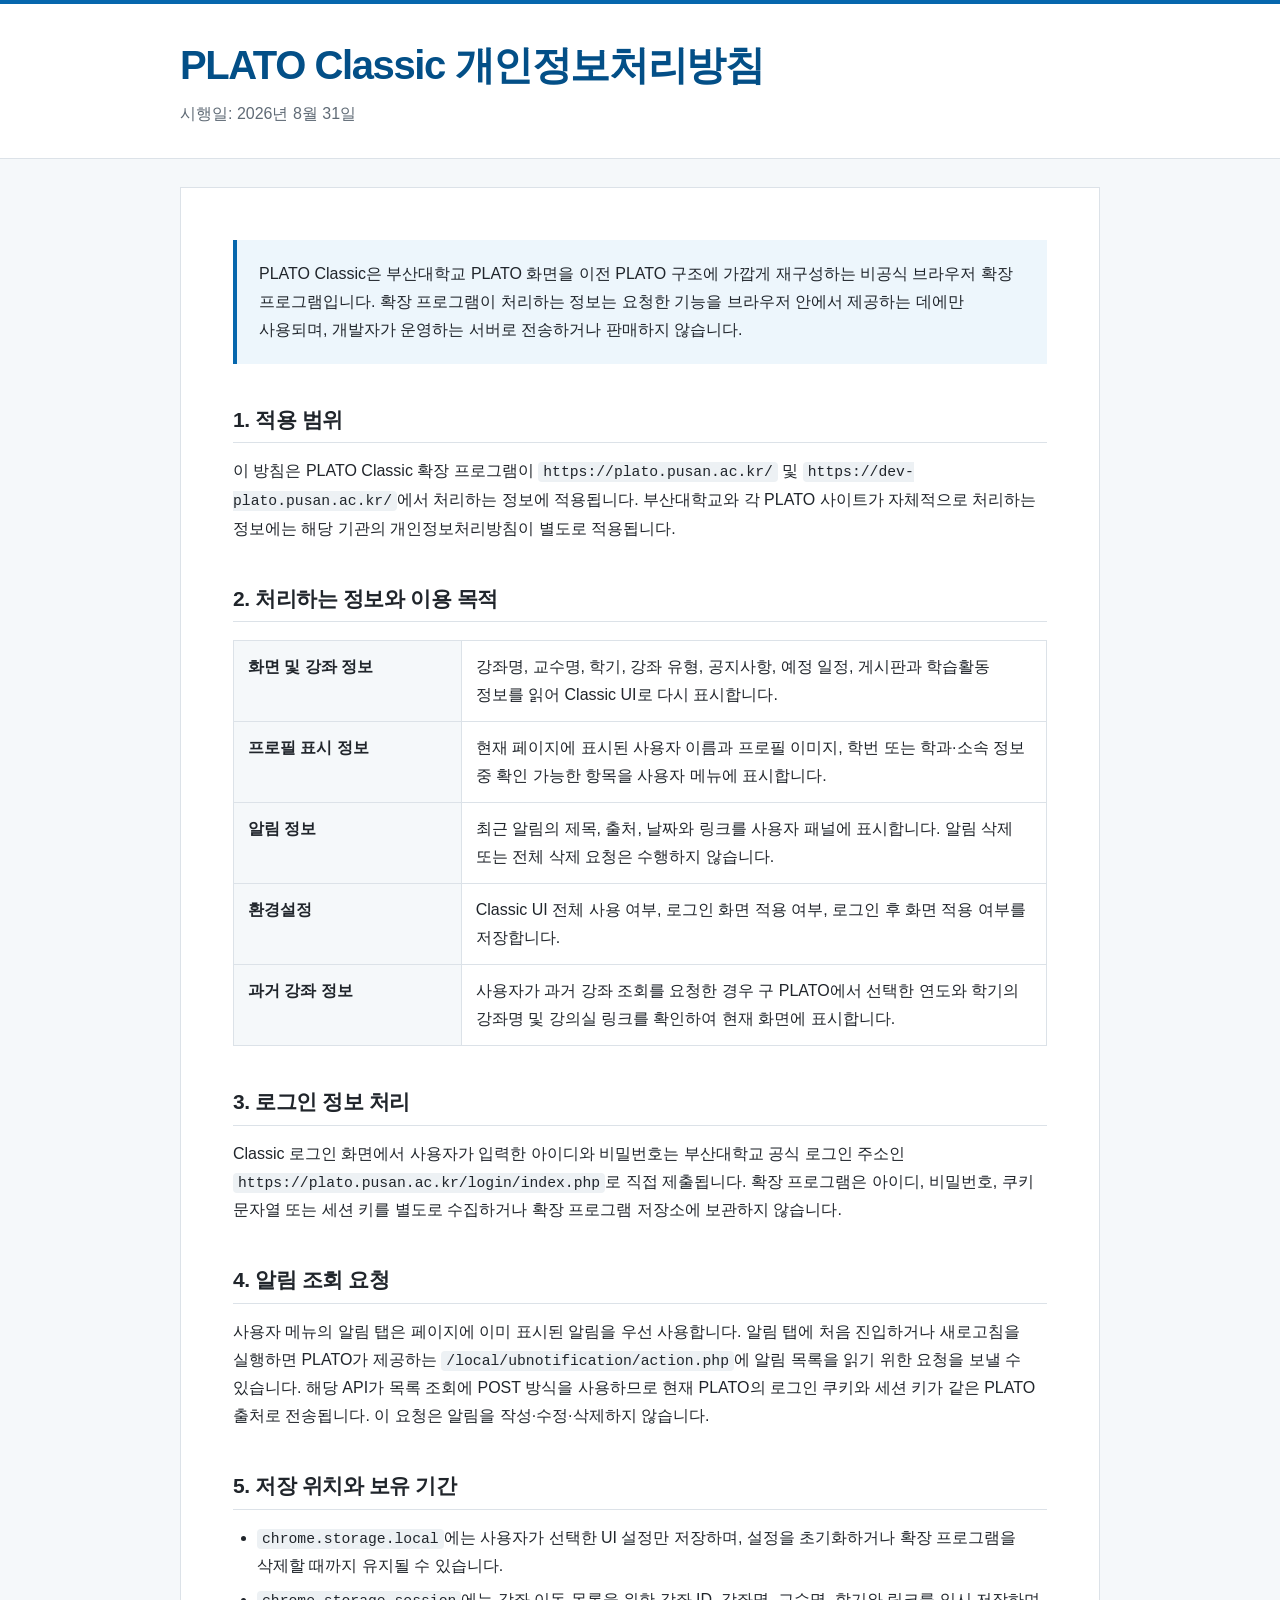
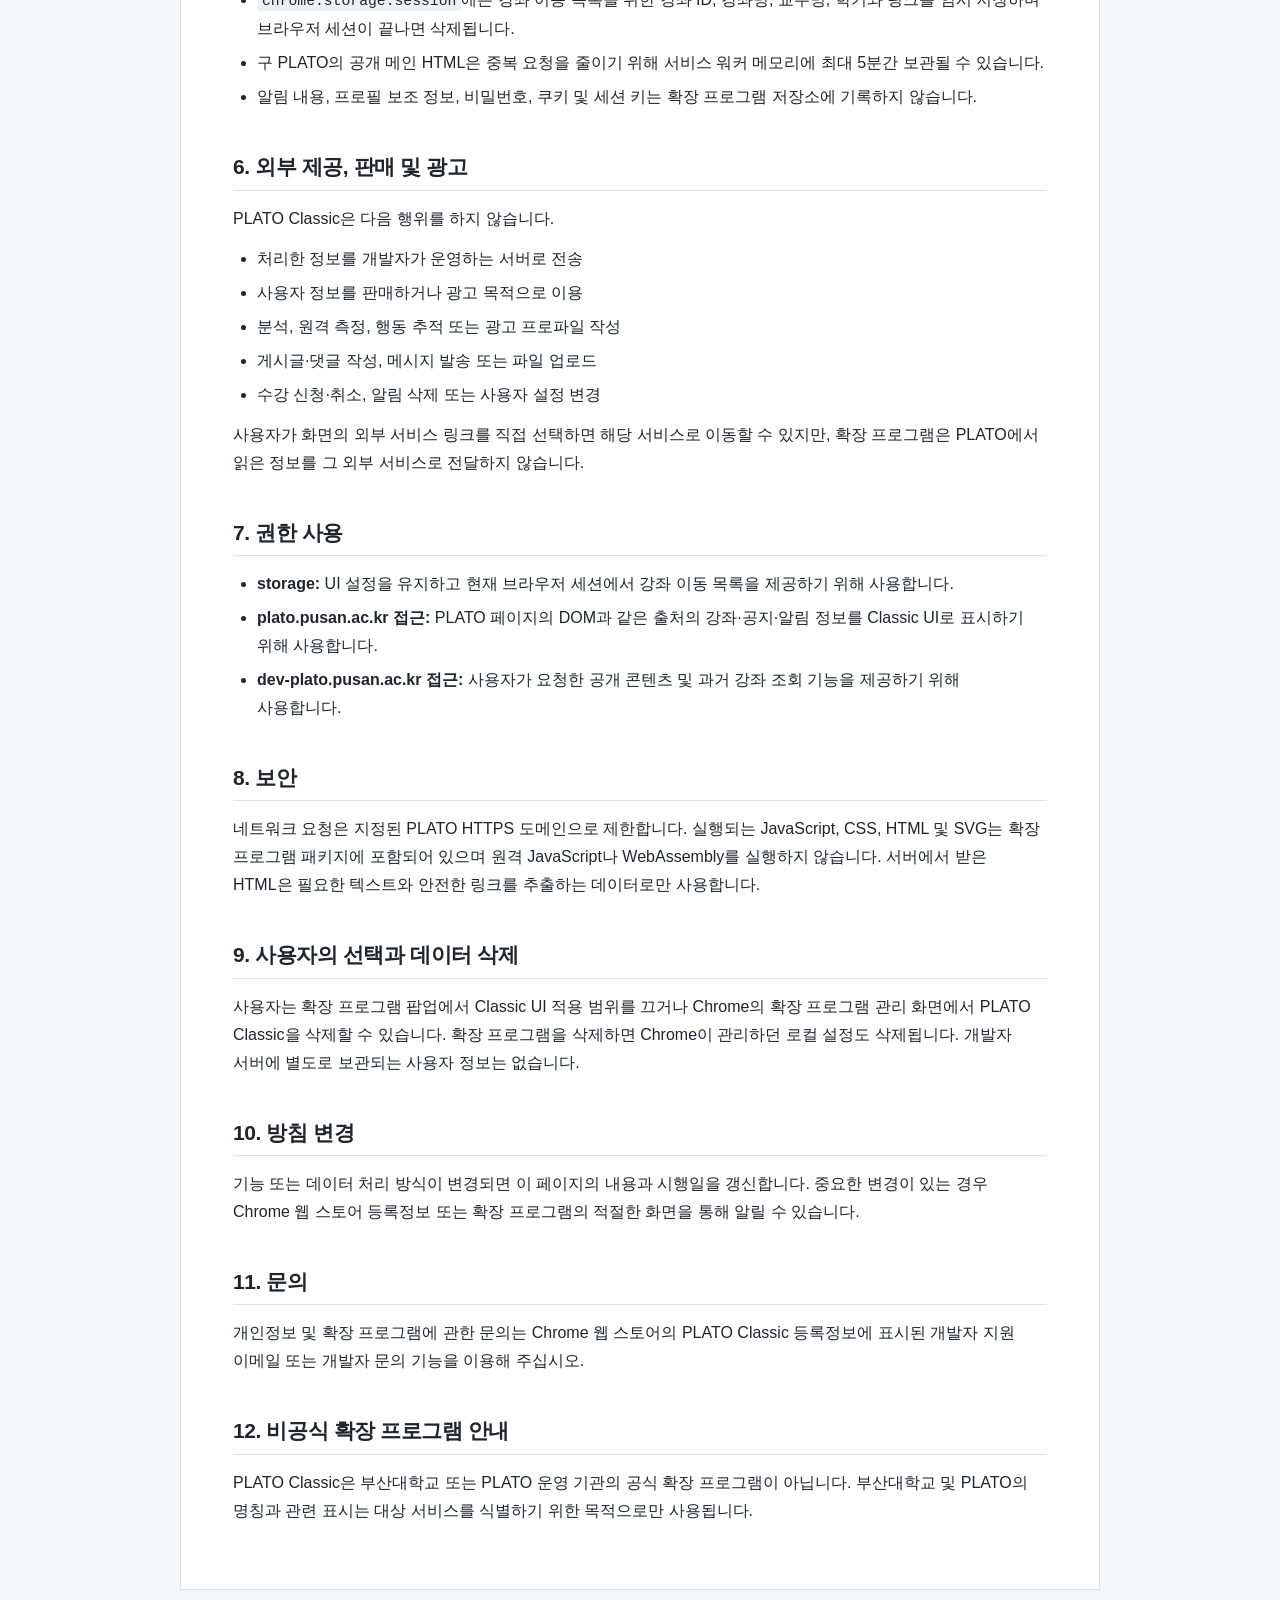
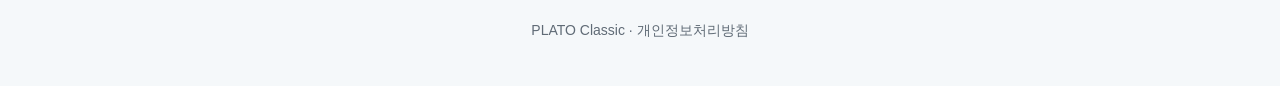
<file: docs/index.html>
<!doctype html>
<html lang="ko">
<head>
  <meta charset="utf-8">
  <meta name="viewport" content="width=device-width, initial-scale=1">
  <meta http-equiv="refresh" content="0; url=privacy.html">
  <title>PLATO Classic 개인정보처리방침</title>
  <link rel="canonical" href="privacy.html">
</head>
<body>
  <p><a href="privacy.html">PLATO Classic 개인정보처리방침으로 이동</a></p>
</body>
</html>
</file>
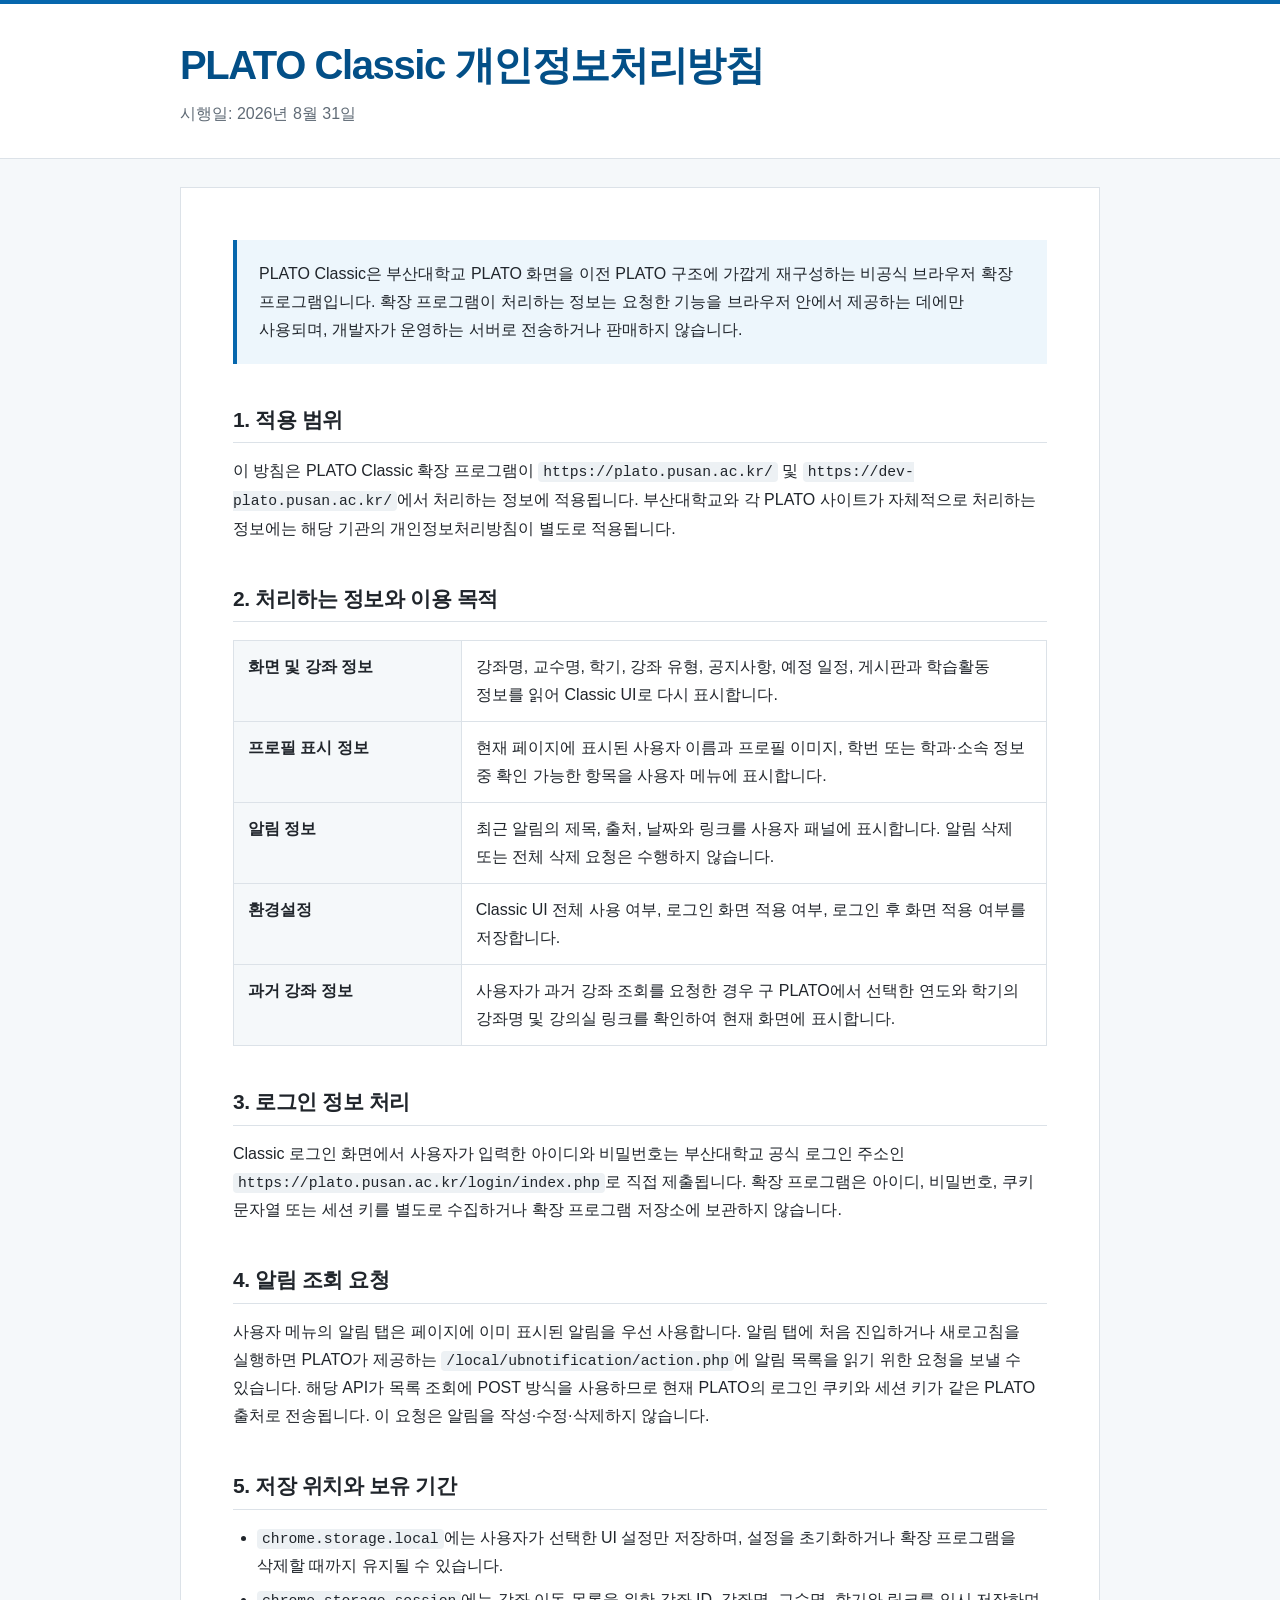
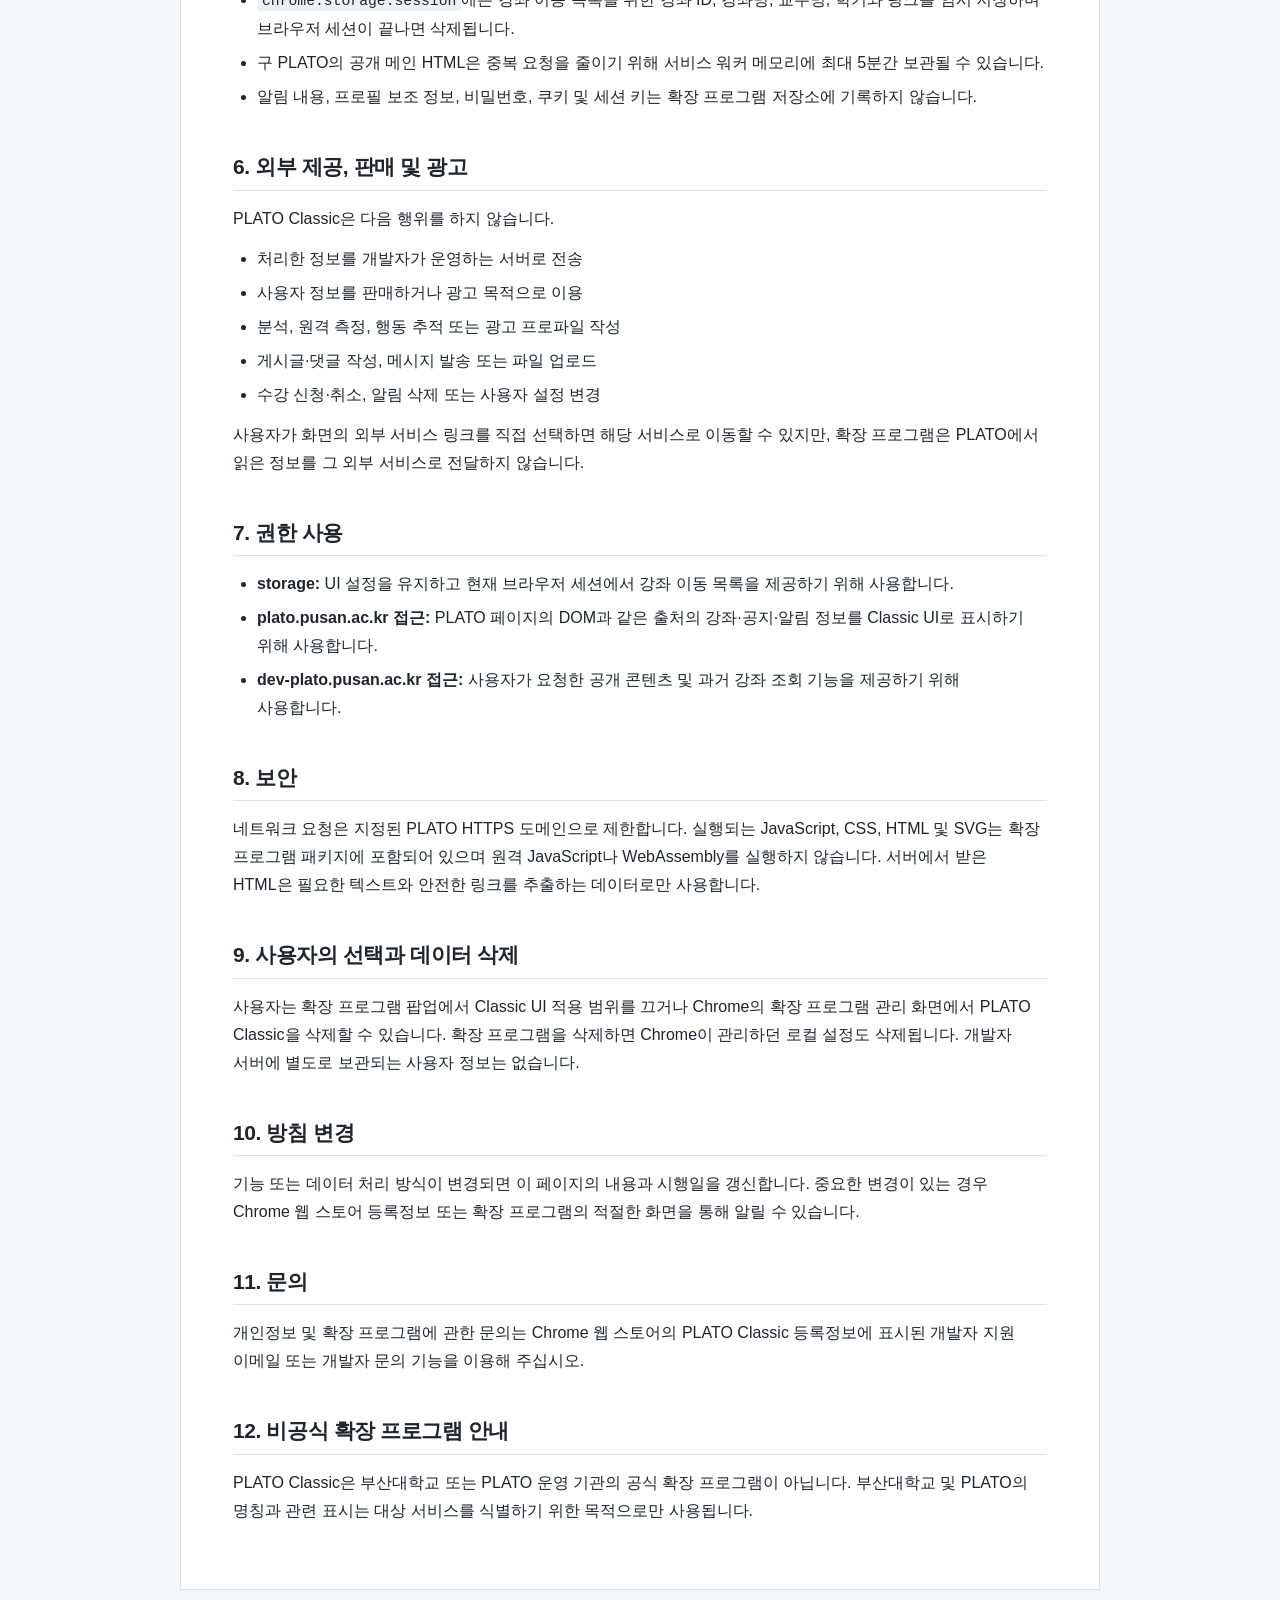
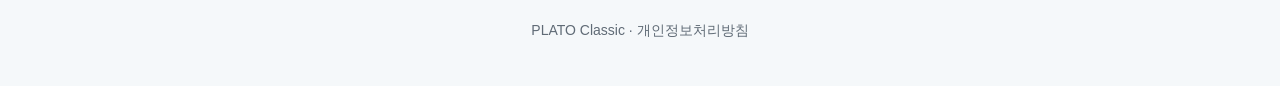
<file: docs/privacy.html>
<!doctype html>
<html lang="ko">
<head>
  <meta charset="utf-8">
  <meta name="viewport" content="width=device-width, initial-scale=1">
  <meta name="description" content="PLATO Classic 브라우저 확장 프로그램 개인정보처리방침">
  <title>PLATO Classic 개인정보처리방침</title>
  <style>
    :root {
      color-scheme: light;
      --primary: #0667ad;
      --primary-dark: #034f87;
      --text: #20252b;
      --muted: #606b76;
      --line: #dce2e8;
      --surface: #f5f8fa;
      --notice: #edf6fc;
    }

    * {
      box-sizing: border-box;
    }

    body {
      margin: 0;
      color: var(--text);
      background: var(--surface);
      font-family: "Pretendard", "Noto Sans KR", "Apple SD Gothic Neo", "Malgun Gothic", sans-serif;
      font-size: 16px;
      line-height: 1.75;
      word-break: keep-all;
    }

    header {
      border-top: 4px solid var(--primary);
      border-bottom: 1px solid var(--line);
      background: #fff;
    }

    header .inner,
    main,
    footer {
      width: min(920px, calc(100% - 40px));
      margin: 0 auto;
    }

    header .inner {
      padding: 34px 0 30px;
    }

    h1,
    h2 {
      line-height: 1.35;
    }

    h1 {
      margin: 0 0 8px;
      color: var(--primary-dark);
      font-size: clamp(28px, 5vw, 40px);
      letter-spacing: -0.035em;
    }

    h2 {
      margin: 42px 0 14px;
      padding-bottom: 8px;
      border-bottom: 1px solid var(--line);
      font-size: 21px;
      letter-spacing: -0.02em;
    }

    p,
    ul {
      margin: 12px 0;
    }

    ul {
      padding-left: 24px;
    }

    li + li {
      margin-top: 6px;
    }

    a {
      color: var(--primary);
      text-underline-offset: 3px;
    }

    code {
      padding: 2px 5px;
      border-radius: 4px;
      background: #edf1f4;
      font-family: Consolas, "SFMono-Regular", monospace;
      font-size: 0.92em;
      overflow-wrap: anywhere;
    }

    main {
      margin-top: 28px;
      margin-bottom: 28px;
      padding: clamp(24px, 5vw, 52px);
      border: 1px solid var(--line);
      background: #fff;
    }

    .meta {
      margin: 0;
      color: var(--muted);
    }

    .summary {
      margin: 0 0 34px;
      padding: 20px 22px;
      border-left: 4px solid var(--primary);
      background: var(--notice);
    }

    .data-table {
      width: 100%;
      margin: 18px 0;
      border-collapse: collapse;
      table-layout: fixed;
    }

    .data-table th,
    .data-table td {
      padding: 12px 14px;
      border: 1px solid var(--line);
      text-align: left;
      vertical-align: top;
    }

    .data-table th {
      width: 28%;
      background: var(--surface);
    }

    footer {
      padding: 0 0 36px;
      color: var(--muted);
      font-size: 14px;
      text-align: center;
    }

    @media (max-width: 640px) {
      header .inner,
      main,
      footer {
        width: min(100% - 24px, 920px);
      }

      main {
        padding: 22px 18px;
      }

      .data-table,
      .data-table tbody,
      .data-table tr,
      .data-table th,
      .data-table td {
        display: block;
        width: 100%;
      }

      .data-table tr + tr {
        margin-top: 14px;
      }

      .data-table td {
        border-top: 0;
      }
    }
  </style>
</head>
<body>
  <header>
    <div class="inner">
      <h1>PLATO Classic 개인정보처리방침</h1>
      <p class="meta">시행일: 2026년 8월 31일</p>
    </div>
  </header>

  <main>
    <p class="summary">
      PLATO Classic은 부산대학교 PLATO 화면을 이전 PLATO 구조에 가깝게 재구성하는
      비공식 브라우저 확장 프로그램입니다. 확장 프로그램이 처리하는 정보는 요청한
      기능을 브라우저 안에서 제공하는 데에만 사용되며, 개발자가 운영하는 서버로
      전송하거나 판매하지 않습니다.
    </p>

    <h2>1. 적용 범위</h2>
    <p>
      이 방침은 PLATO Classic 확장 프로그램이
      <code>https://plato.pusan.ac.kr/</code> 및
      <code>https://dev-plato.pusan.ac.kr/</code>에서 처리하는 정보에 적용됩니다.
      부산대학교와 각 PLATO 사이트가 자체적으로 처리하는 정보에는 해당 기관의
      개인정보처리방침이 별도로 적용됩니다.
    </p>

    <h2>2. 처리하는 정보와 이용 목적</h2>
    <table class="data-table">
      <tbody>
        <tr>
          <th scope="row">화면 및 강좌 정보</th>
          <td>강좌명, 교수명, 학기, 강좌 유형, 공지사항, 예정 일정, 게시판과 학습활동 정보를 읽어 Classic UI로 다시 표시합니다.</td>
        </tr>
        <tr>
          <th scope="row">프로필 표시 정보</th>
          <td>현재 페이지에 표시된 사용자 이름과 프로필 이미지, 학번 또는 학과·소속 정보 중 확인 가능한 항목을 사용자 메뉴에 표시합니다.</td>
        </tr>
        <tr>
          <th scope="row">알림 정보</th>
          <td>최근 알림의 제목, 출처, 날짜와 링크를 사용자 패널에 표시합니다. 알림 삭제 또는 전체 삭제 요청은 수행하지 않습니다.</td>
        </tr>
        <tr>
          <th scope="row">환경설정</th>
          <td>Classic UI 전체 사용 여부, 로그인 화면 적용 여부, 로그인 후 화면 적용 여부를 저장합니다.</td>
        </tr>
        <tr>
          <th scope="row">과거 강좌 정보</th>
          <td>사용자가 과거 강좌 조회를 요청한 경우 구 PLATO에서 선택한 연도와 학기의 강좌명 및 강의실 링크를 확인하여 현재 화면에 표시합니다.</td>
        </tr>
      </tbody>
    </table>

    <h2>3. 로그인 정보 처리</h2>
    <p>
      Classic 로그인 화면에서 사용자가 입력한 아이디와 비밀번호는 부산대학교 공식
      로그인 주소인 <code>https://plato.pusan.ac.kr/login/index.php</code>로 직접
      제출됩니다. 확장 프로그램은 아이디, 비밀번호, 쿠키 문자열 또는 세션 키를
      별도로 수집하거나 확장 프로그램 저장소에 보관하지 않습니다.
    </p>

    <h2>4. 알림 조회 요청</h2>
    <p>
      사용자 메뉴의 알림 탭은 페이지에 이미 표시된 알림을 우선 사용합니다. 알림 탭에
      처음 진입하거나 새로고침을 실행하면 PLATO가 제공하는
      <code>/local/ubnotification/action.php</code>에 알림 목록을 읽기 위한 요청을
      보낼 수 있습니다. 해당 API가 목록 조회에 POST 방식을 사용하므로 현재 PLATO의
      로그인 쿠키와 세션 키가 같은 PLATO 출처로 전송됩니다. 이 요청은 알림을
      작성·수정·삭제하지 않습니다.
    </p>

    <h2>5. 저장 위치와 보유 기간</h2>
    <ul>
      <li><code>chrome.storage.local</code>에는 사용자가 선택한 UI 설정만 저장하며, 설정을 초기화하거나 확장 프로그램을 삭제할 때까지 유지될 수 있습니다.</li>
      <li><code>chrome.storage.session</code>에는 강좌 이동 목록을 위한 강좌 ID, 강좌명, 교수명, 학기와 링크를 임시 저장하며 브라우저 세션이 끝나면 삭제됩니다.</li>
      <li>구 PLATO의 공개 메인 HTML은 중복 요청을 줄이기 위해 서비스 워커 메모리에 최대 5분간 보관될 수 있습니다.</li>
      <li>알림 내용, 프로필 보조 정보, 비밀번호, 쿠키 및 세션 키는 확장 프로그램 저장소에 기록하지 않습니다.</li>
    </ul>

    <h2>6. 외부 제공, 판매 및 광고</h2>
    <p>PLATO Classic은 다음 행위를 하지 않습니다.</p>
    <ul>
      <li>처리한 정보를 개발자가 운영하는 서버로 전송</li>
      <li>사용자 정보를 판매하거나 광고 목적으로 이용</li>
      <li>분석, 원격 측정, 행동 추적 또는 광고 프로파일 작성</li>
      <li>게시글·댓글 작성, 메시지 발송 또는 파일 업로드</li>
      <li>수강 신청·취소, 알림 삭제 또는 사용자 설정 변경</li>
    </ul>
    <p>
      사용자가 화면의 외부 서비스 링크를 직접 선택하면 해당 서비스로 이동할 수
      있지만, 확장 프로그램은 PLATO에서 읽은 정보를 그 외부 서비스로 전달하지
      않습니다.
    </p>

    <h2>7. 권한 사용</h2>
    <ul>
      <li><strong>storage:</strong> UI 설정을 유지하고 현재 브라우저 세션에서 강좌 이동 목록을 제공하기 위해 사용합니다.</li>
      <li><strong>plato.pusan.ac.kr 접근:</strong> PLATO 페이지의 DOM과 같은 출처의 강좌·공지·알림 정보를 Classic UI로 표시하기 위해 사용합니다.</li>
      <li><strong>dev-plato.pusan.ac.kr 접근:</strong> 사용자가 요청한 공개 콘텐츠 및 과거 강좌 조회 기능을 제공하기 위해 사용합니다.</li>
    </ul>

    <h2>8. 보안</h2>
    <p>
      네트워크 요청은 지정된 PLATO HTTPS 도메인으로 제한합니다. 실행되는 JavaScript,
      CSS, HTML 및 SVG는 확장 프로그램 패키지에 포함되어 있으며 원격 JavaScript나
      WebAssembly를 실행하지 않습니다. 서버에서 받은 HTML은 필요한 텍스트와 안전한
      링크를 추출하는 데이터로만 사용합니다.
    </p>

    <h2>9. 사용자의 선택과 데이터 삭제</h2>
    <p>
      사용자는 확장 프로그램 팝업에서 Classic UI 적용 범위를 끄거나 Chrome의 확장
      프로그램 관리 화면에서 PLATO Classic을 삭제할 수 있습니다. 확장 프로그램을
      삭제하면 Chrome이 관리하던 로컬 설정도 삭제됩니다. 개발자 서버에 별도로
      보관되는 사용자 정보는 없습니다.
    </p>

    <h2>10. 방침 변경</h2>
    <p>
      기능 또는 데이터 처리 방식이 변경되면 이 페이지의 내용과 시행일을 갱신합니다.
      중요한 변경이 있는 경우 Chrome 웹 스토어 등록정보 또는 확장 프로그램의 적절한
      화면을 통해 알릴 수 있습니다.
    </p>

    <h2>11. 문의</h2>
    <p>
      개인정보 및 확장 프로그램에 관한 문의는 Chrome 웹 스토어의 PLATO Classic
      등록정보에 표시된 개발자 지원 이메일 또는 개발자 문의 기능을 이용해 주십시오.
    </p>

    <h2>12. 비공식 확장 프로그램 안내</h2>
    <p>
      PLATO Classic은 부산대학교 또는 PLATO 운영 기관의 공식 확장 프로그램이
      아닙니다. 부산대학교 및 PLATO의 명칭과 관련 표시는 대상 서비스를 식별하기
      위한 목적으로만 사용됩니다.
    </p>
  </main>

  <footer>
    <p>PLATO Classic · 개인정보처리방침</p>
  </footer>
</body>
</html>
</file>
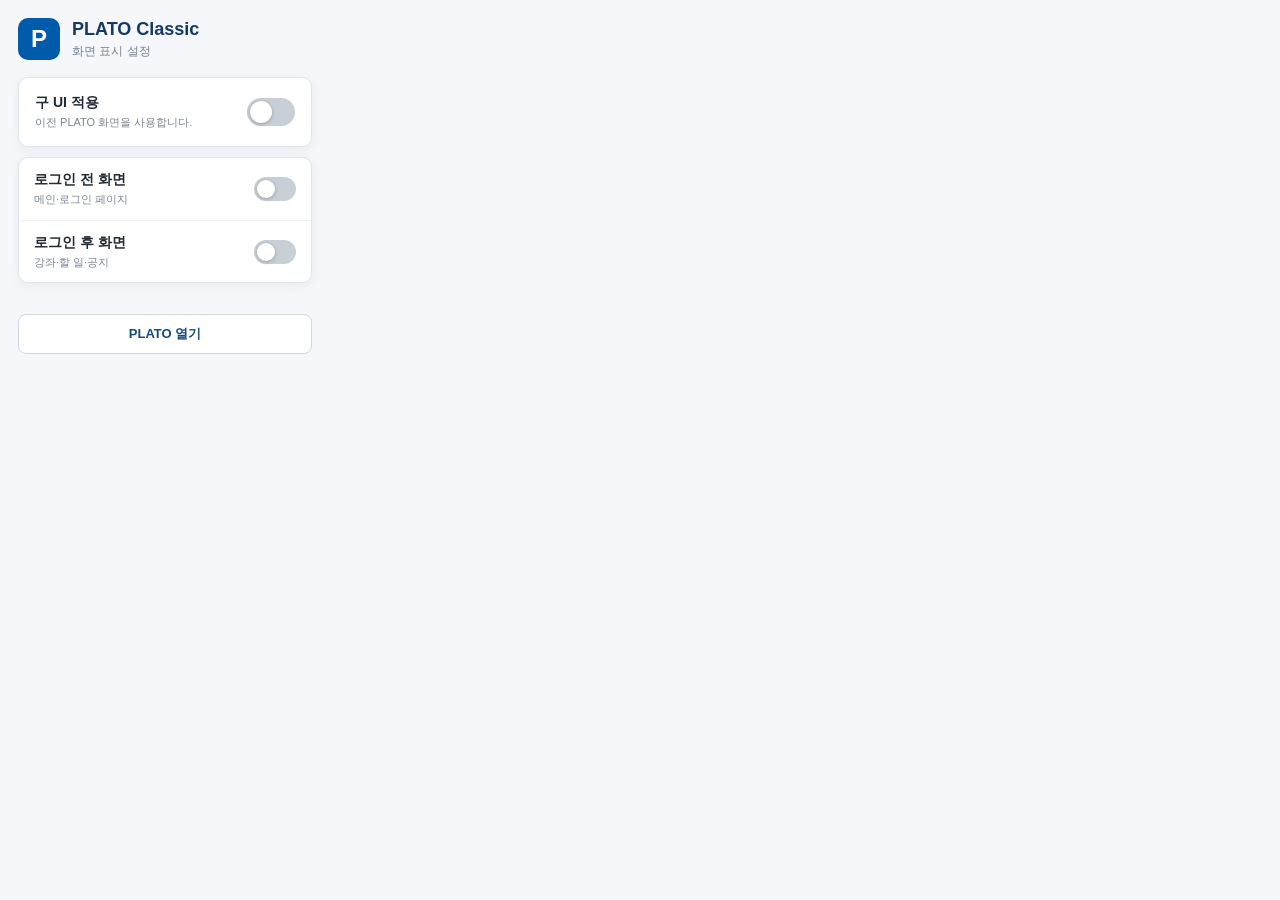
<file: popup/popup.html>
<!doctype html>
<html lang="ko">
  <head>
    <meta charset="utf-8">
    <meta name="viewport" content="width=device-width, initial-scale=1">
    <title>PLATO Classic 설정</title>
    <link rel="stylesheet" href="popup.css">
  </head>
  <body>
    <main class="popup">
      <header class="popup-header">
        <div class="brand-mark">P</div>
        <div>
          <h1 id="extension-name">PLATO Classic</h1>
          <p>화면 표시 설정</p>
        </div>
      </header>

      <section class="master-card">
        <div class="setting-copy">
          <strong>구 UI 적용</strong>
          <span id="master-description">이전 PLATO 화면을 사용합니다.</span>
        </div>
        <label class="switch">
          <input id="classic-enabled" type="checkbox" aria-describedby="master-description">
          <span class="slider"></span>
        </label>
      </section>

      <section id="detail-settings" class="detail-settings" aria-label="화면별 설정">
        <label class="setting-row">
          <span class="setting-copy">
            <strong>로그인 전 화면</strong>
            <small>메인·로그인 페이지</small>
          </span>
          <span class="switch switch-small">
            <input id="login-enabled" type="checkbox">
            <span class="slider"></span>
          </span>
        </label>

        <label class="setting-row">
          <span class="setting-copy">
            <strong>로그인 후 화면</strong>
            <small>강좌·할 일·공지</small>
          </span>
          <span class="switch switch-small">
            <input id="dashboard-enabled" type="checkbox">
            <span class="slider"></span>
          </span>
        </label>
      </section>

      <div id="status" class="status" role="status" aria-live="polite"></div>

      <a class="open-plato" href="https://plato.pusan.ac.kr/" target="_blank" rel="noopener noreferrer">
        PLATO 열기
      </a>
    </main>
    <script src="popup.js"></script>
  </body>
</html>
</file>
<file: popup/popup.css>
:root {
  color-scheme: light;
  font-family: Arial, "Noto Sans KR", sans-serif;
}

* {
  box-sizing: border-box;
}

body {
  width: 330px;
  margin: 0;
  background: #f5f7fa;
  color: #202a35;
}

.popup {
  padding: 18px;
}

.popup-header {
  display: flex;
  align-items: center;
  gap: 12px;
  margin-bottom: 17px;
}

.brand-mark {
  display: grid;
  width: 42px;
  height: 42px;
  place-items: center;
  border-radius: 10px;
  background: #005baa;
  color: #fff;
  font-size: 24px;
  font-weight: 800;
}

.popup-header h1 {
  margin: 0 0 3px;
  color: #133b64;
  font-size: 18px;
}

.popup-header p {
  margin: 0;
  color: #75808c;
  font-size: 12px;
}

.master-card,
.detail-settings {
  border: 1px solid #dfe5eb;
  border-radius: 10px;
  background: #fff;
  box-shadow: 0 3px 12px rgb(31 54 78 / 6%);
}

.master-card {
  display: flex;
  align-items: center;
  justify-content: space-between;
  gap: 14px;
  padding: 16px;
}

.setting-copy {
  display: flex;
  min-width: 0;
  flex-direction: column;
  gap: 3px;
}

.setting-copy strong {
  font-size: 14px;
}

.setting-copy span,
.setting-copy small {
  color: #7b8691;
  font-size: 11px;
  line-height: 1.4;
}

.detail-settings {
  overflow: hidden;
  margin-top: 10px;
  transition: opacity .15s ease;
}

.detail-settings.disabled {
  opacity: .45;
}

.setting-row {
  display: flex;
  min-height: 62px;
  align-items: center;
  justify-content: space-between;
  gap: 12px;
  padding: 12px 15px;
  cursor: pointer;
}

.setting-row + .setting-row {
  border-top: 1px solid #edf0f3;
}

.switch {
  position: relative;
  display: inline-flex;
  width: 48px;
  height: 28px;
  flex: 0 0 auto;
}

.switch-small {
  width: 42px;
  height: 24px;
}

.switch input {
  position: absolute;
  width: 1px;
  height: 1px;
  opacity: 0;
}

.slider {
  position: absolute;
  inset: 0;
  border-radius: 999px;
  background: #c8cfd6;
  cursor: pointer;
  transition: background .16s ease;
}

.slider::before {
  position: absolute;
  top: 3px;
  left: 3px;
  width: 22px;
  height: 22px;
  border-radius: 50%;
  background: #fff;
  box-shadow: 0 1px 4px rgb(0 0 0 / 24%);
  content: "";
  transition: transform .16s ease;
}

.switch-small .slider::before {
  width: 18px;
  height: 18px;
}

.switch input:checked + .slider {
  background: #005baa;
}

.switch input:focus-visible + .slider {
  outline: 3px solid rgb(0 91 170 / 25%);
  outline-offset: 2px;
}

.switch input:checked + .slider::before {
  transform: translateX(20px);
}

.switch-small input:checked + .slider::before {
  transform: translateX(18px);
}

.status {
  min-height: 17px;
  margin: 10px 2px 0;
  color: #176735;
  font-size: 11px;
}

.open-plato {
  display: flex;
  min-height: 40px;
  align-items: center;
  justify-content: center;
  margin-top: 4px;
  border: 1px solid #cfd8e1;
  border-radius: 8px;
  background: #fff;
  color: #174b7c;
  font-size: 13px;
  font-weight: 700;
  text-decoration: none;
}

.open-plato:hover {
  border-color: #005baa;
}
</file>
